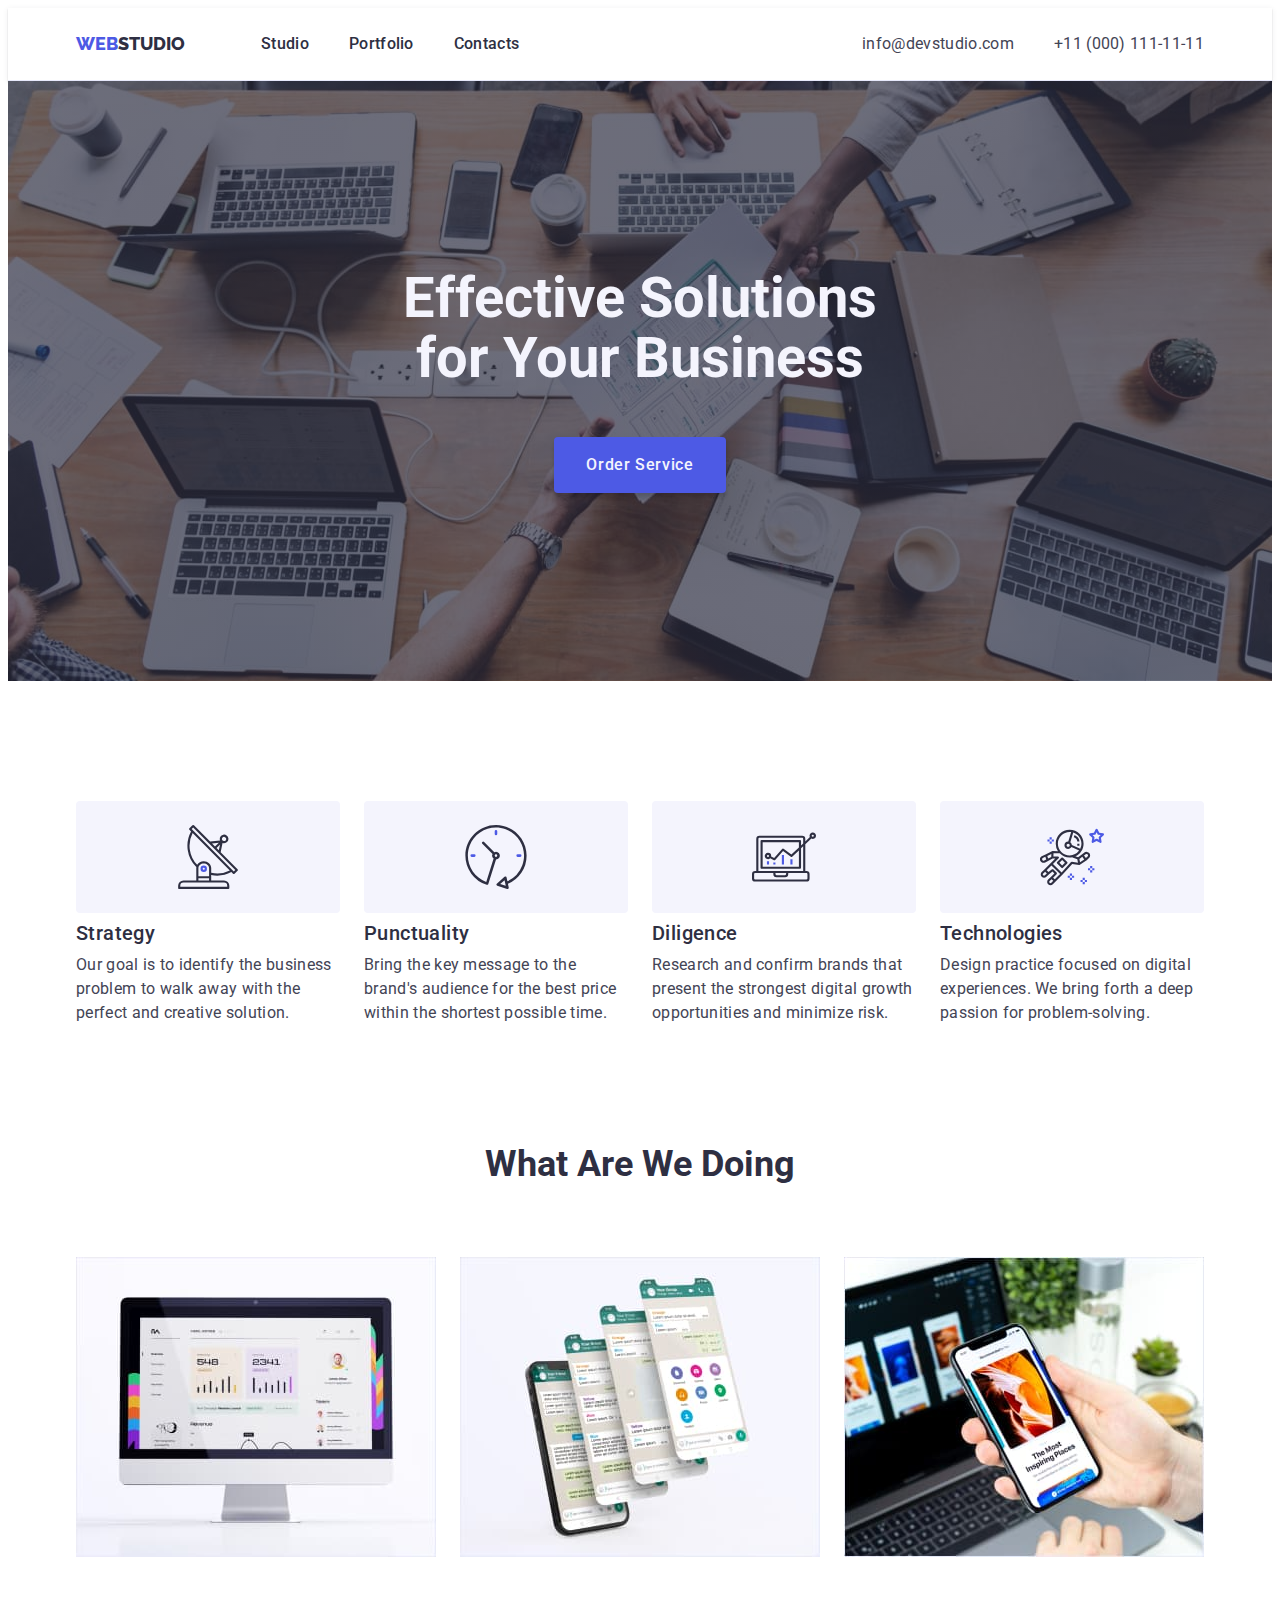
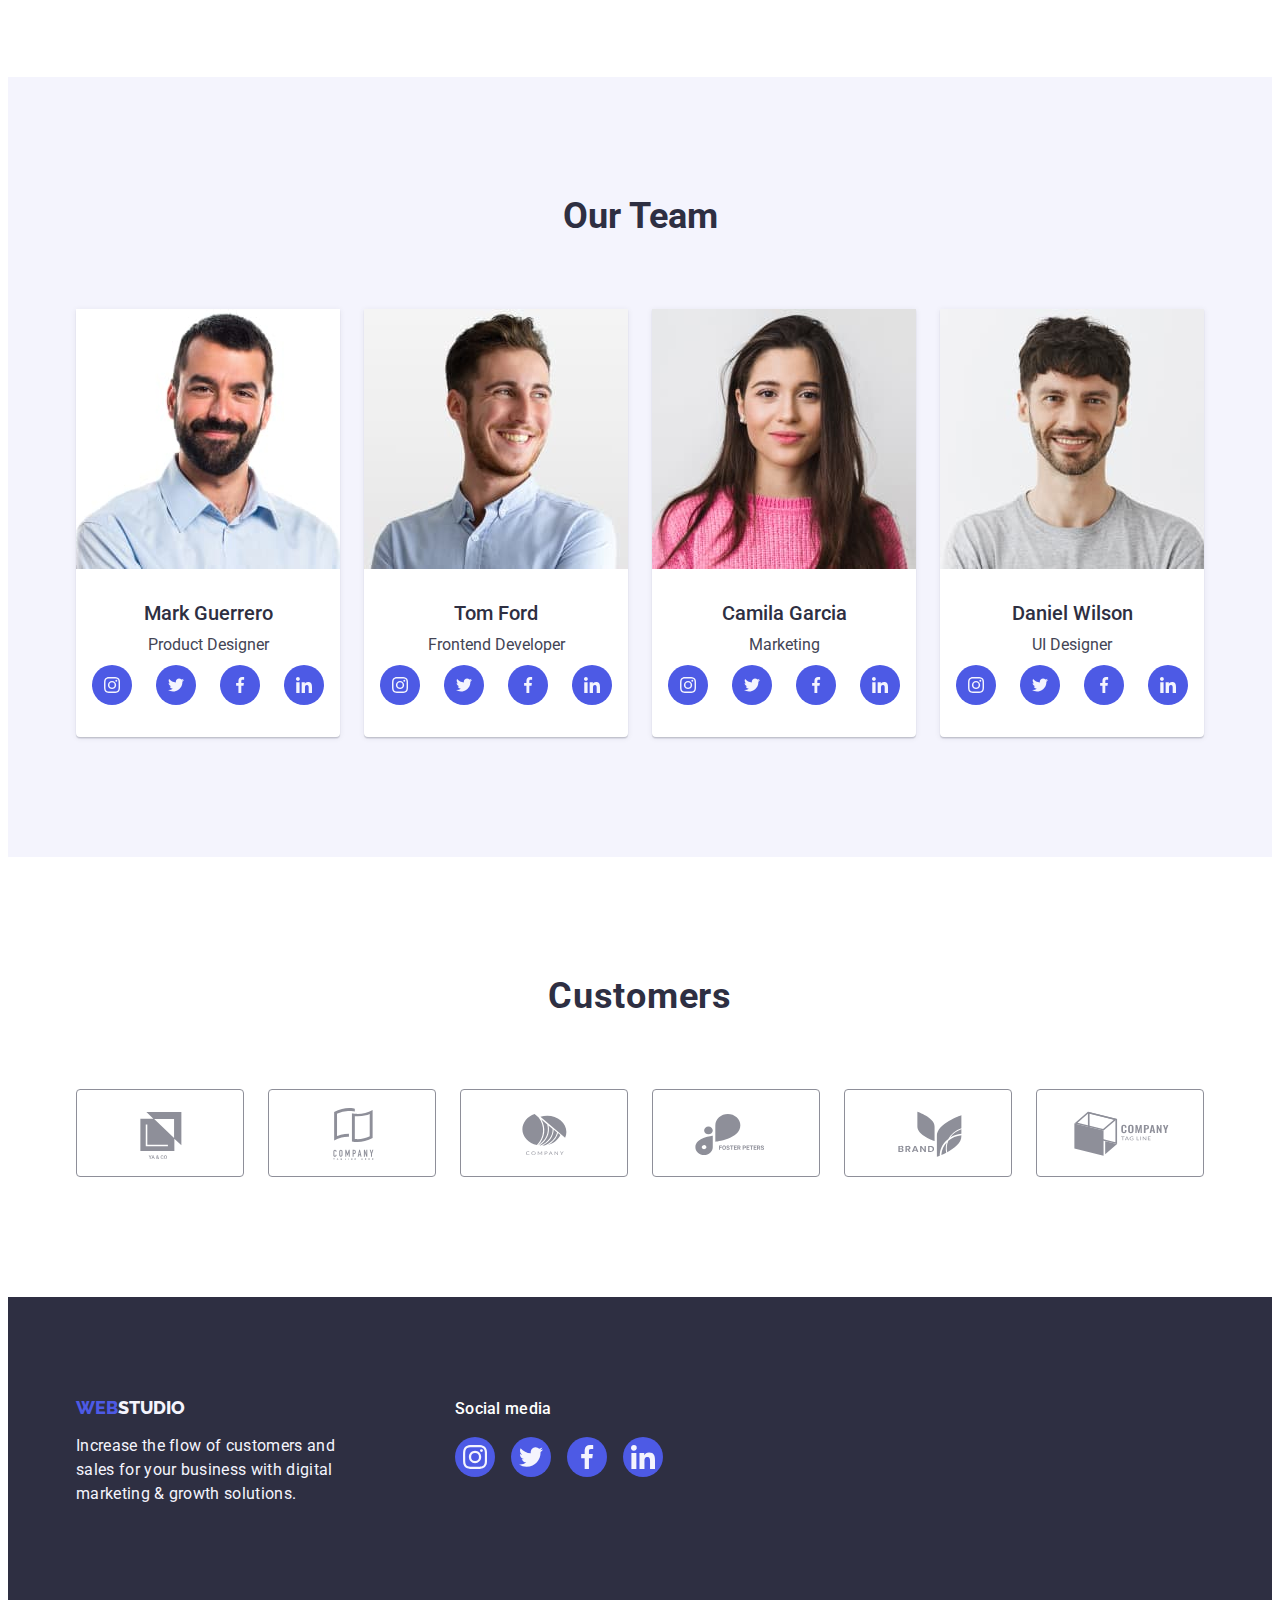
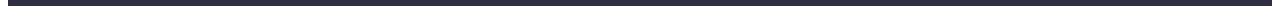
<file: index.html>
<!DOCTYPE html>
<html lang="en">
  <head>
    <meta charset="UTF-8" />
    <meta http-equiv="X-UA-Compatible" content="IE=edge" />
    <meta name="viewport" content="width=device-width, initial-scale=1.0" />
    <link rel="preconnect" href="https://fonts.googleapis.com" />
    <link rel="preconnect" href="https://fonts.gstatic.com" crossorigin />
    <link
      href="https://fonts.googleapis.com/css2?family=Raleway:wght@800&family=Roboto:wght@400;500;700&display=swap"
      rel="stylesheet"
    />
    <link
      rel="stylesheet"
      href="https://cdnjs.cloudflare.com/ajax/libs/modern-normalize/2.0.0/modern-normalize.min.css"
      integrity="sha512-4xo8blKMVCiXpTaLzQSLSw3KFOVPWhm/TRtuPVc4WG6kUgjH6J03IBuG7JZPkcWMxJ5huwaBpOpnwYElP/m6wg=="
      crossorigin="anonymous"
      referrerpolicy="no-referrer"
    />
    <link rel="stylesheet" href="./css/styles.css" />
    <title>goit-markup-hw-04</title>
  </head>

  <body>
    <!--head site-->

    <header class="header">
      <div class="container head">
        <nav class="header-nav">
          <a class="logo link"><span class="accent link">WEB</span>STUDIO</a>
          <ul class="header-list list">
            <li>
              <a href="./index.html" class="nav-link link">Studio</a>
            </li>
            <li>
              <a href="./portfolio.html" class="nav-link link">Portfolio</a>
            </li>
            <li>
              <a href="" class="nav-link link">Contacts</a>
            </li>
          </ul>
        </nav>

        <address class="address-header">
          <ul class="navigation list">
            <li>
              <a href="mailto:info@devstudio.com" class="contact-link link"
                >info@devstudio.com</a
              >
            </li>
            <li>
              <a href="tel:+11(000)111-11-11" class="phone-link link"
                >+11 (000) 111-11-11</a
              >
            </li>
          </ul>
        </address>
      </div>
    </header>

    <!--main contants-->
    <!--section-1-->

    <main>
      <section class="main-section">
        <div class="container main-father">
          <h1 class="hero-title">
            Effective Solutions <br />
            for Your Business
          </h1>
          <button type="button" class="button">Order Service</button>
        </div>
      </section>

      <!--benefits-->
      <!--section-2-->

      <section class="section-benefits">
        <div class="container benefits-container">
          <h2 class="visually-hidden title">Our benefits</h2>
          <ul class="benefits-list list">
            <li class="element">
              <div class="conteiner-svg">
                <svg class="svg-section" width="64" height="64">
                  <use href="./images/icons.svg#icon-antenna"></use>
                </svg>
              </div>

              <h3 class="benefits-title">Strategy</h3>
              <p class="benefits-text">
                Our goal is to identify the business problem to walk away with
                the perfect and creative solution.
              </p>
            </li>
            <li class="element">
              <div class="conteiner-svg">
                <svg class="svg-section" width="64" height="64">
                  <use href="./images/icons.svg#icon-clock"></use>
                </svg>
              </div>

              <h3 class="benefits-title">Punctuality</h3>
              <p class="benefits-text">
                Bring the key message to the brand's audience for the best price
                within the shortest possible time.
              </p>
            </li>
            <li class="element">
              <div class="conteiner-svg">
                <svg class="svg-section" width="64" height="64">
                  <use href="./images/icons.svg#icon-diagram"></use>
                </svg>
              </div>

              <h3 class="benefits-title">Diligence</h3>
              <p class="benefits-text">
                Research and confirm brands that present the strongest digital
                growth opportunities and minimize risk.
              </p>
            </li>
            <li class="element">
              <div class="conteiner-svg">
                <svg class="svg-section" width="64" height="64">
                  <use href="./images/icons.svg#icon-astronaut"></use>
                </svg>
              </div>

              <h3 class="benefits-title">Technologies</h3>
              <p class="benefits-text">
                Design practice focused on digital experiences. We bring forth a
                deep passion for problem-solving.
              </p>
            </li>
          </ul>
        </div>
      </section>

      <!--what are we doing-->
      <!--section-3-->

      <section class="activity-section">
        <div class="container our-works">
          <h2 class="section-title">What Are We Doing</h2>
          <ul class="technologies list">
            <li class="icon-list">
              <img
                src="./images/img1.jpg"
                alt="websites"
                width="360"
                height="300"
              />
            </li>
            <li class="icon-list">
              <img
                src="./images/img2.jpg"
                alt="phone programs"
                width="360"
                height="300"
              />
            </li>
            <li class="icon-list">
              <img
                src="./images/img3.jpg"
                alt="games"
                width="360"
                height="300"
              />
            </li>
          </ul>
        </div>
      </section>

      <!--our teams-->
      <!--section-4-->

      <section class="team">
        <div class="container team-container">
          <h2 class="team-title">Our Team</h2>
          <ul class="team-workers list">
            <li class="team-list">
              <img
                src="./images/photo1.jpg"
                alt="Product Designer"
                width="264"
                height="260"
              />
              <div class="teams">
                <h3 class="team-name">Mark Guerrero</h3>
                <p class="team-position">Product Designer</p>
                <ul class="team-net-list list">
                  <li class="team-net-item">
                    <a
                      href=""
                      class="team-net-link link"
                      target="_blank"
                      rel="noopener no-referrer"
                    >
                      <svg class="svg-fail" width="16" height="16">
                        <use href="./images/icons.svg#icon-instagram"></use>
                      </svg>
                    </a>
                  </li>
                  <li class="team-net-item">
                    <a
                      href=""
                      class="team-net-link link"
                      target="_blank"
                      rel="noopener no-referrer"
                    >
                      <svg class="svg-fail" width="16" height="16">
                        <use href="./images/icons.svg#icon-twitter"></use>
                      </svg>
                    </a>
                  </li>
                  <li class="team-net-item">
                    <a
                      href=""
                      class="team-net-link link"
                      target="_blank"
                      rel="noopener no-referrer"
                    >
                      <svg class="svg-fail" width="16" height="16">
                        <use href="./images/icons.svg#icon-facebook"></use>
                      </svg>
                    </a>
                  </li>
                  <li class="team-net-item">
                    <a
                      href=""
                      class="team-net-link link"
                      target="_blank"
                      rel="noopener no-referrer"
                    >
                      <svg class="svg-fail" width="16" height="16">
                        <use href="./images/icons.svg#icon-linkedin"></use>
                      </svg>
                    </a>
                  </li>
                </ul>
              </div>
            </li>

            <li class="team-list">
              <img
                src="./images/photo2.jpg"
                alt="Frontend Developer"
                width="264"
                height="260"
              />
              <div class="teams">
                <h3 class="team-name">Tom Ford</h3>
                <p class="team-position">Frontend Developer</p>
                <ul class="team-net-list list">
                  <li class="team-net-item">
                    <a
                      href=""
                      class="team-net-link link"
                      target="_blank"
                      rel="noopener no-referrer"
                    >
                      <svg class="svg-fail" width="16" height="16">
                        <use href="./images/icons.svg#icon-instagram"></use>
                      </svg>
                    </a>
                  </li>
                  <li class="team-net-item">
                    <a
                      href=""
                      class="team-net-link link"
                      target="_blank"
                      rel="noopener no-referrer"
                    >
                      <svg class="svg-fail" width="16" height="16">
                        <use href="./images/icons.svg#icon-twitter"></use>
                      </svg>
                    </a>
                  </li>
                  <li class="team-net-item">
                    <a
                      href=""
                      class="team-net-link link"
                      target="_blank"
                      rel="noopener no-referrer"
                    >
                      <svg class="svg-fail" width="16" height="16">
                        <use href="./images/icons.svg#icon-facebook"></use>
                      </svg>
                    </a>
                  </li>
                  <li class="team-net-item">
                    <a
                      href=""
                      class="team-net-link link"
                      target="_blank"
                      rel="noopener no-referrer"
                    >
                      <svg class="svg-fail" width="16" height="16">
                        <use href="./images/icons.svg#icon-linkedin"></use>
                      </svg>
                    </a>
                  </li>
                </ul>
              </div>
            </li>

            <li class="team-list">
              <img
                src="./images/photo3.jpg"
                alt="Marketing"
                width="264"
                height="260"
              />
              <div class="teams">
                <h3 class="team-name">Camila Garcia</h3>
                <p class="team-position">Marketing</p>
                <ul class="team-net-list list">
                  <li class="team-net-item">
                    <a
                      href=""
                      class="team-net-link link"
                      target="_blank"
                      rel="noopener no-referrer"
                    >
                      <svg class="svg-fail" width="16" height="16">
                        <use href="./images/icons.svg#icon-instagram"></use>
                      </svg>
                    </a>
                  </li>
                  <li class="team-net-item">
                    <a
                      href=""
                      class="team-net-link link"
                      target="_blank"
                      rel="noopener no-referrer"
                    >
                      <svg class="svg-fail" width="16" height="16">
                        <use href="./images/icons.svg#icon-twitter"></use>
                      </svg>
                    </a>
                  </li>
                  <li class="team-net-item">
                    <a
                      href=""
                      class="team-net-link link"
                      target="_blank"
                      rel="noopener no-referrer"
                    >
                      <svg class="svg-fail" width="16" height="16">
                        <use href="./images/icons.svg#icon-facebook"></use>
                      </svg>
                    </a>
                  </li>
                  <li class="team-net-item">
                    <a
                      href=""
                      class="team-net-link link"
                      target="_blank"
                      rel="noopener no-referrer"
                    >
                      <svg class="svg-fail" width="16" height="16">
                        <use href="./images/icons.svg#icon-linkedin"></use>
                      </svg>
                    </a>
                  </li>
                </ul>
              </div>
            </li>

            <li class="team-list">
              <img
                src="./images/photo4.jpg"
                alt="UI Designer"
                width="264"
                height="260"
              />
              <div class="teams">
                <h3 class="team-name">Daniel Wilson</h3>
                <p class="team-position">UI Designer</p>
                <ul class="team-net-list list">
                  <li class="team-net-item">
                    <a
                      href=""
                      class="team-net-link link"
                      target="_blank"
                      rel="noopener no-referrer"
                    >
                      <svg class="svg-fail" width="16" height="16">
                        <use href="./images/icons.svg#icon-instagram"></use>
                      </svg>
                    </a>
                  </li>
                  <li class="team-net-item">
                    <a
                      href=""
                      class="team-net-link link"
                      target="_blank"
                      rel="noopener no-referrer"
                    >
                      <svg class="svg-fail" width="16" height="16">
                        <use href="./images/icons.svg#icon-twitter"></use>
                      </svg>
                    </a>
                  </li>
                  <li class="team-net-item">
                    <a
                      href=""
                      class="team-net-link link"
                      target="_blank"
                      rel="noopener no-referrer"
                    >
                      <svg class="svg-fail" width="16" height="16">
                        <use href="./images/icons.svg#icon-facebook"></use>
                      </svg>
                    </a>
                  </li>
                  <li class="team-net-item">
                    <a
                      href=""
                      class="team-net-link link"
                      target="_blank"
                      rel="noopener no-referrer"
                    >
                      <svg class="svg-fail" width="16" height="16">
                        <use href="./images/icons.svg#icon-linkedin"></use>
                      </svg>
                    </a>
                  </li>
                </ul>
              </div>
            </li>
          </ul>
        </div>
      </section>

      <!-- customers -->
      <!-- section-5 -->

      <section class="customers-section">
        <div class="container">
          <h2 class="customers-title">Customers</h2>
          <ul class="customers-list">
            <li class="customers-item">
              <a href="" class="custumers-link customer link">
                <svg class="svg-customers" width="104" height="56">
                  <use href="./images/icons.svg#icon-Logo" class="svg-use-customers"></use>
                </svg>
              </a>
            </li>
            <li class="customers-item">
              <a href="" class="custumers-link customer link">
                <svg class="svg-customers" width="104" height="56">
                  <use href="./images/icons.svg#icon-Logo-1" class="svg-use-customers"></use>
                </svg>
              </a>
            </li>
            <li class="customers-item">
              <a href="" class="custumers-link customer link">
                <svg class="svg-customers" width="104" height="56">
                  <use href="./images/icons.svg#icon-Logo-2" class="svg-use-customers"></use>
                </svg>
              </a>
            </li>
            <li class="customers-item">
              <a href="" class="custumers-link customer link"
                ><svg class="svg-customers" width="104" height="56">
                  <use href="./images/icons.svg#icon-Logo-3" class="svg-use-customers"></use>
                </svg>
              </a>
            </li>
            <li class="customers-item">
              <a href="" class="custumers-link customer link">
                <svg class="svg-customers" width="104" height="56">
                  <use href="./images/icons.svg#icon-Logo-4" class="svg-use-customers"></use>
                </svg>
              </a>
            </li>
            <li class="customers-item">
              <a href="" class="custumers-link customer link">
                <svg class="svg-customers" width="104" height="56">
                  <use href="./images/icons.svg#icon-Logo-6" class="svg-use-customers"></use>
                </svg>
              </a>
            </li>
          </ul>
        </div>
      </section>
    </main>

    <!--footer-->
    <footer class="footer-into">
      <div class="container footer-container">
        <div class="footer-web">
          <a href="" class="footer-title link"
            ><span class="logo-footer">WEB</span>STUDIO</a
          >
          <p class="footer-text link">
            Increase the flow of customers and <br />
            sales for your business with digital <br />
            marketing & growth solutions.
          </p>
        </div>

        <div>
          <p class="text-footer">Social media</p>

          <ul class="footer-net-list">
            <li class="footer-net-item">
              <a
                href=""
                class="footer-net-link link"
                target="_blank"
                rel="noopener no-referrer"
              >
                <svg class="svg-fail-footer" width="24" height="24">
                  <use href="./images/icons.svg#icon-instagram"></use>
                </svg>
              </a>
            </li>

            <li class="footer-net-item">
              <a
                href=""
                class="footer-net-link link"
                target="_blank"
                rel="noopener no-referrer"
              >
                <svg class="svg-fail-footer" width="24" height="24">
                  <use href="./images/icons.svg#icon-twitter"></use>
                </svg>
              </a>
            </li>

            <li class="footer-net-item">
              <a
                href=""
                class="footer-net-link link"
                target="_blank"
                rel="noopener no-referrer"
              >
                <svg class="svg-fail-footer" width="24" height="24">
                  <use href="./images/icons.svg#icon-facebook"></use>
                </svg>
              </a>
            </li>

            <li class="footer-net-item">
              <a
                href=""
                class="footer-net-link link"
                target="_blank"
                rel="noopener no-referrer"
              >
                <svg class="svg-fail-footer" width="24" height="24">
                  <use href="./images/icons.svg#icon-linkedin"></use>
                </svg>
              </a>
            </li>
          </ul>
        </div>
      </div>
    </footer>
  </body>
</html>
</file>
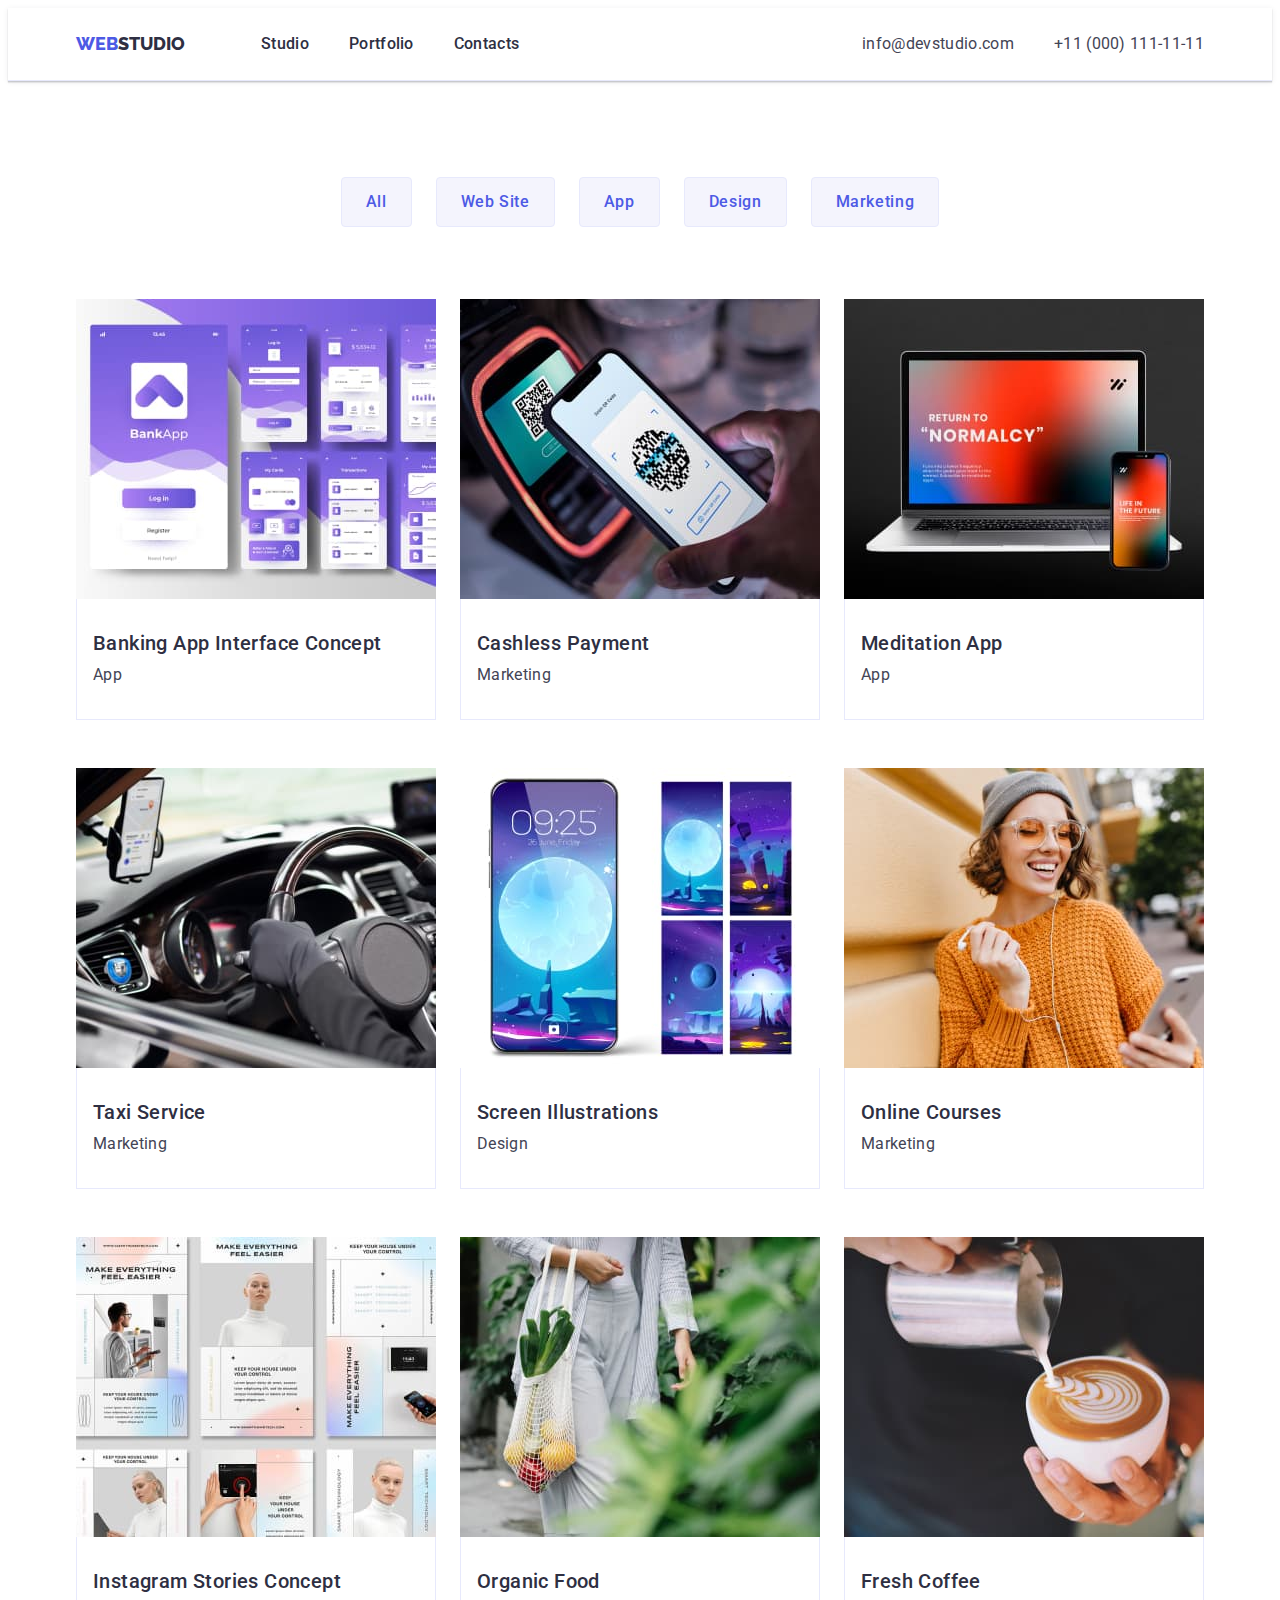
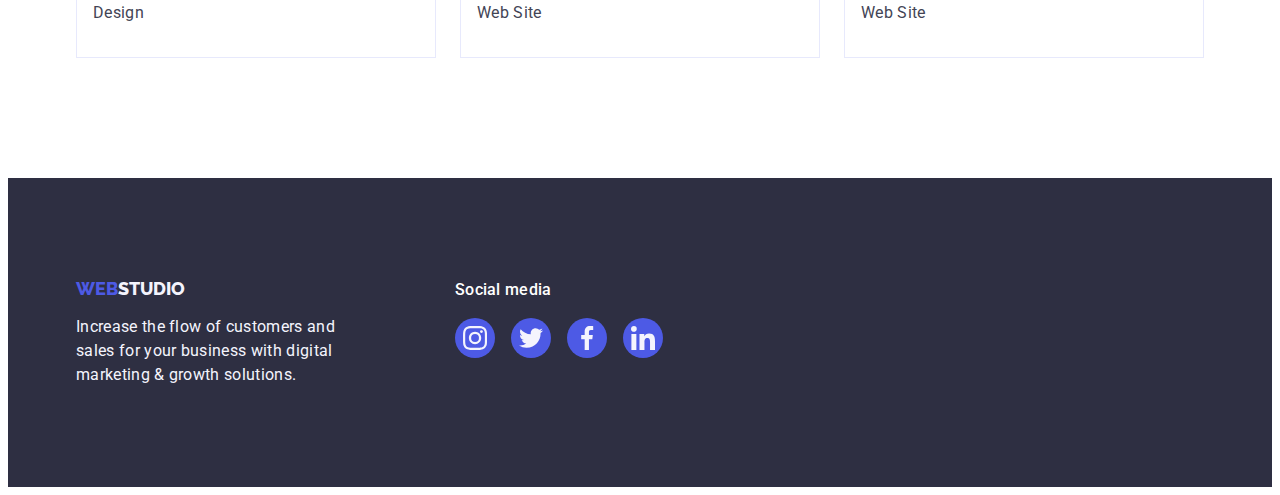
<file: portfolio.html>
<!DOCTYPE html>
<html lang="en">
  <head>
    <meta charset="UTF-8" />
    <meta http-equiv="X-UA-Compatible" content="IE=edge" />
    <meta name="viewport" content="width=device-width, initial-scale=1.0" />
    <link rel="preconnect" href="https://fonts.googleapis.com" />
    <link rel="preconnect" href="https://fonts.gstatic.com" crossorigin />
    <link
      href="https://fonts.googleapis.com/css2?family=Raleway:wght@800&family=Roboto:wght@400;500;700&display=swap"
      rel="stylesheet"
    />
    <link
      rel="stylesheet"
      href="https://cdnjs.cloudflare.com/ajax/libs/modern-normalize/2.0.0/modern-normalize.min.css"
      integrity="sha512-4xo8blKMVCiXpTaLzQSLSw3KFOVPWhm/TRtuPVc4WG6kUgjH6J03IBuG7JZPkcWMxJ5huwaBpOpnwYElP/m6wg=="
      crossorigin="anonymous"
      referrerpolicy="no-referrer"
    />
    <link rel="stylesheet" href="./css/styles.css" />
    <title>goit-markup-hw-04</title>
  </head>
  <body>
    <!--head site-->

    <header class="header">
      <div class="container head">
        <nav class="header-nav">
          <a class="logo link"><span class="accent link">WEB</span>STUDIO</a>
          <ul class="header-list list">
            <li>
              <a href="./index.html" class="nav-link link">Studio</a>
            </li>
            <li>
              <a href="./portfolio.html" class="nav-link link">Portfolio</a>
            </li>
            <li>
              <a href="" class="nav-link link">Contacts</a>
            </li>
          </ul>
        </nav>

        <address class="address-header">
          <ul class="navigation list">
            <li>
              <a href="mailto:info@devstudio.com" class="contact-link link"
                >info@devstudio.com</a
              >
            </li>
            <li>
              <a href="tel:+11(000)111-11-11" class="phone-link link"
                >+11 (000) 111-11-11</a
              >
            </li>
          </ul>
        </address>
      </div>
    </header>

    <!--main contants-->

    <main>
      <section class="sections-projects">
        <div class="container projects-container">
          <h1 class="visually-hidden">Our projects</h1>
          <ul class="button-list">
            <li>
              <button type="button" class="button-portfolio active">All</button>
            </li>
            <li>
              <button type="button" class="button-portfolio active">
                Web Site
              </button>
            </li>
            <li>
              <button type="button" class="button-portfolio active">App</button>
            </li>
            <li>
              <button type="button" class="button-portfolio active">
                Design
              </button>
            </li>
            <li>
              <button type="button" class="button-portfolio active">
                Marketing
              </button>
            </li>
          </ul>

          <ul class="img-list">
            <li class="icon-list">
              <a href="" class="technologies-link link">
                <img
                  src="./images/icon1.jpg"
                  alt="Banking App Interface Concept"
                  width="360"
                  height="300"
                />
                <div class="portfolio-link">
                  <h2 class="benefits-title">Banking App Interface Concept</h2>
                  <p class="benefits-text">App</p>
                </div>
              </a>
            </li>

            <li class="icon-list">
              <a href="" class="technologies-link link"
                ><img
                  src="./images/icon2.jpg"
                  alt="Cashless Payment"
                  width="360"
                  height="300"
                />
                <div class="portfolio-link">
                  <h2 class="benefits-title">Cashless Payment</h2>
                  <p class="benefits-text">Marketing</p>
                </div>
              </a>
            </li>

            <li class="icon-list">
              <a href="" class="technologies-link link"
                ><img
                  src="./images/icon3.jpg"
                  alt="Meditation App"
                  width="360"
                  height="300"
                />
                <div class="portfolio-link">
                  <h2 class="benefits-title">Meditation App</h2>
                  <p class="benefits-text">App</p>
                </div>
              </a>
            </li>

            <li class="icon-list">
              <a href="" class="technologies-link link"
                ><img
                  src="./images/icon4.jpg"
                  alt="Taxi Service"
                  width="360"
                  height="300"
                />
                <div class="portfolio-link">
                  <h2 class="benefits-title">Taxi Service</h2>
                  <p class="benefits-text">Marketing</p>
                </div>
              </a>
            </li>

            <li class="icon-list">
              <a href="" class="technologies-link link"
                ><img
                  src="./images/icon5.jpg"
                  alt="Screen Illustrations"
                  width="360"
                  height="300"
                />
                <div class="portfolio-link">
                  <h2 class="benefits-title">Screen Illustrations</h2>
                  <p class="benefits-text">Design</p>
                </div>
              </a>
            </li>

            <li class="icon-list">
              <a href="" class="technologies-link link"
                ><img
                  src="./images/icon6.jpg"
                  alt="Online Courses"
                  width="360"
                  height="300"
                />
                <div class="portfolio-link">
                  <h2 class="benefits-title">Online Courses</h2>
                  <p class="benefits-text">Marketing</p>
                </div>
              </a>
            </li>

            <li class="icon-list">
              <a href="" class="technologies-link link"
                ><img
                  src="./images/icon7.jpg"
                  alt="Instagram Stories Concept"
                  width="360"
                  height="300"
                />
                <div class="portfolio-link">
                  <h2 class="benefits-title">Instagram Stories Concept</h2>
                  <p class="benefits-text">Design</p>
                </div>
              </a>
            </li>

            <li class="icon-list">
              <a href="" class="technologies-link link"
                ><img
                  src="./images/icon8.jpg"
                  alt="Organic Food"
                  width="360"
                  height="300"
                />
                <div class="portfolio-link">
                  <h2 class="benefits-title">Organic Food</h2>
                  <p class="benefits-text">Web Site</p>
                </div>
              </a>
            </li>

            <li class="icon-list">
              <a href="" class="technologies-link link"
                ><img
                  src="./images/icon9.jpg"
                  alt="Fresh Coffee"
                  width="360"
                  height="300"
                />
                <div class="portfolio-link">
                  <h2 class="benefits-title">Fresh Coffee</h2>
                  <p class="benefits-text">Web Site</p>
                </div>
              </a>
            </li>
          </ul>
        </div>
      </section>
    </main>

    <!--footer-->

    <footer class="footer-into">
      <div class="container footer-container">
        <div class="footer-web">
          <a href="" class="footer-title link"
            ><span class="logo-footer">WEB</span>STUDIO</a
          >
          <p class="footer-text link">
            Increase the flow of customers and <br />
            sales for your business with digital <br />
            marketing & growth solutions.
          </p>
        </div>

        <div>
          <p class="text-footer">Social media</p>

          <ul class="footer-net-list">
            <li class="footer-net-item">
              <a
                href=""
                class="footer-net-link link"
                target="_blank"
                rel="noopener no-referrer"
              >
                <svg class="svg-fail-footer" width="24" height="24">
                  <use href="./images/icons.svg#icon-instagram"></use>
                </svg>
              </a>
            </li>

            <li class="footer-net-item">
              <a
                href=""
                class="footer-net-link link"
                target="_blank"
                rel="noopener no-referrer"
              >
                <svg class="svg-fail-footer" width="24" height="24">
                  <use href="./images/icons.svg#icon-twitter"></use>
                </svg>
              </a>
            </li>

            <li class="footer-net-item">
              <a
                href=""
                class="footer-net-link link"
                target="_blank"
                rel="noopener no-referrer"
              >
                <svg class="svg-fail-footer" width="24" height="24">
                  <use href="./images/icons.svg#icon-facebook"></use>
                </svg>
              </a>
            </li>

            <li class="footer-net-item">
              <a
                href=""
                class="footer-net-link link"
                target="_blank"
                rel="noopener no-referrer"
              >
                <svg class="svg-fail-footer" width="24" height="24">
                  <use href="./images/icons.svg#icon-linkedin"></use>
                </svg>
              </a>
            </li>
          </ul>
        </div>
      </div>
    </footer>
  </body>
</html>
</file>
<file: css/styles.css>
/* GENERAL SETTINGS */

:root {
  --accent-color: #f4f4fd;
  --primary-text-color: #2e2f42;
  --secondary-text-color: #434455;
  --thirdly-text-color: #4d5ae5;
}

*,
*::before,
*::after {
  box-sizing: border-box;
}

p,
h1,
h2,
h3,
h4,
h5,
h6 {
  margin: 0;
}

ul,
ol {
  margin: 0;
  padding: 0;
}

ul {
  list-style: none;
}

button {
  cursor: pointer;
}

img {
  display: block;
}

.visually-hidden {
  position: absolute;
  width: 1px;
  height: 1px;
  margin: -1px;
  border: 0;
  padding: 0;
  white-space: nowrap;
  clip-path: inset(100%);
  clip: rect(0 0 0 0);
  overflow: hidden;
}

.container {
  width: 1158px;
  padding-left: 15px;
  padding-right: 15px;
  margin: 0 auto;
}

/* BODY */

body {
  color: var(--primary-text-color);
  font-family: "Roboto", sans-serif;
}

.link {
  text-decoration: none;
}

.list {
  list-style: none;
}

/* HEADER */

.header {
  border-bottom: 1px solid #e7e9fc;
  box-shadow: 0px 2px 1px rgba(46, 47, 66, 0.08),
    0px 1px 1px rgba(46, 47, 66, 0.16), 0px 1px 6px rgba(46, 47, 66, 0.08);
}

.head {
  display: flex;
  align-items: center;
}

.header-nav {
  align-items: center;
  display: flex;
}

.logo {
  font-family: "Raleway";
  font-style: normal;
  font-weight: 800;
  font-size: 18px;
  line-height: 1.16;
  color: var(--primary-text-color);
  margin-right: 76px;
  padding: 24px 0;
}

.accent {
  color: var(--thirdly-text-color);
}

.header-list {
  display: flex;
  align-items: center;
  gap: 40px;
}

.nav-link {
  font-weight: 500;
  font-size: 16px;
  line-height: 1.5;
  letter-spacing: 0.02em;
  color: var(--primary-text-color);
  display: block;
  padding: 24px 0;
}

.nav-link:hover {
  color: var(--thirdly-text-color);
}

.nav-link:focus {
  color: var(--thirdly-text-color);
}

.navigation {
  display: flex;
  align-items: center;
  gap: 40px;
  margin-left: auto;
}

.address-header {
  font-style: normal;
  margin-left: auto;
}

.contact-link {
  font-size: 16px;
  line-height: 1.5;
  letter-spacing: 0.02em;
  display: block;
  color: var(--secondary-text-color);
  display: block;
  padding: 24px 0;
}

.contact-link:hover {
  color: var(--thirdly-text-color);
}

.contact-link:focus {
  color: var(--thirdly-text-color);
}

.phone-link {
  font-size: 16px;
  line-height: 1.5;
  letter-spacing: 0.02em;
  display: block;
  color: var(--secondary-text-color);
  padding: 24px 0;
}

.phone-link:hover {
  color: var(--thirdly-text-color);
}

.phone-link:focus {
  color: var(--thirdly-text-color);
}

/* MAIN-HERO */

/* section - 1 */

.main-section {
  margin: 0 auto;
  background-color: var(--primary-text-color);

  padding-top: 188px;
  padding-bottom: 188px;
  max-width: 1440px;
  background-image: linear-gradient(
      rgba(46, 47, 66, 0.7),
      rgba(46, 47, 66, 0.7)
    ),
    url(../images/people-office.jpg);

  background-repeat: no-repeat;
  background-position: center;
  background-size: cover;
}

.hero-title {
  font-weight: 700;
  font-size: 56px;
  line-height: 1.07;
  text-align: center;
  color: var(--accent-color);
  margin-bottom: 48px;
  max-width: 496px;
  margin-left: auto;
  margin-right: auto;
  gap: 10px;
}

.button {
  font-family: inherit;
  font-weight: 500;
  font-size: 16px;
  line-height: 1.5;
  letter-spacing: 0.04em;

  color: var(--accent-color);
  background-color: var(--thirdly-text-color);

  box-shadow: 0px 4px 4px rgba(0, 0, 0, 0.15);
  border-radius: 4px;
  padding-top: 16px;
  padding-right: 32px;
  padding-bottom: 16px;
  padding-left: 32px;
  display: block;
  border: none;
  margin: 0 auto;
  min-width: 169px;
}

/* section - 2 */

.section-benefits {
  padding-top: 120px;
  padding-bottom: 120px;
}

.benefits-list {
  display: flex;
  align-items: center;
  gap: 24px;
}

.element {
  width: calc((100% - 72px) / 4);
}

.conteiner-svg {
  display: flex;
  align-items: center;
  justify-content: center;
  height: 112px;
  background-color: #f4f4fd;
  border-radius: 4px;
  margin-bottom: 8px;
}

.benefits-title {
  font-weight: 500;
  font-size: 20px;
  line-height: 1.2;
  letter-spacing: 0.02em;
  color: var(--primary-text-color);
  margin-bottom: 8px;
}

.benefits-text {
  font-size: 16px;
  line-height: 1.5;
  letter-spacing: 0.02em;

  color: var(--secondary-text-color);
}

/* section - 3 */

.activity-section {
  align-items: center;
  padding-bottom: 120px;
}

.section-title {
  font-weight: 700;
  font-size: 36px;
  line-height: 1.11;

  color: var(--primary-text-color);

  margin-bottom: 72px;

  text-align: center;
}

.technologies {
  display: flex;
  gap: 24px;
}

.icon-list {
  margin-left: 24px;
}

/* section - 4 */

.team {
  font-style: normal;
  font-size: 16px;
  line-height: 1, 5;
  color: var(--secondary-text-color);
  background-color: var(--accent-color);
  padding-top: 120px;
  padding-bottom: 120px;
}

.team-title {
  font-weight: 700;
  font-size: 36px;
  line-height: 1.11;

  color: var(--primary-text-color);

  text-align: center;
  margin-bottom: 72px;
}

.team-workers {
  display: flex;
  justify-content: center;
  gap: 24px;
  text-align: center;
}

.teams {
  padding: 32px 16px;
}

.team-list {
  border-radius: 0px 0px 4px 4px;
  flex-basis: calc((100% - 72px) / 4);
  background-color: #ffffff;
  box-shadow: 0px 1px 6px rgba(46, 47, 66, 0.08),
    0px 1px 1px rgba(46, 47, 66, 0.16), 0px 2px 1px rgba(46, 47, 66, 0.08);
}

.team-name {
  font-weight: 500;
  font-size: 20px;
  line-height: 1.2;
  color: var(--primary-text-color);
  margin-bottom: 8px;
  text-align: center;
}

.team-position {
  font-size: 16px;
  line-height: 1.5;
  color: var(--secondary-text-color);
  margin-bottom: 8px;
}

.team-net-list {
  display: flex;
  justify-content: center;
  gap: 24px;
}

.team-net-item {
  width: 40px;
  height: 40px;
}

.team-net-link {
  width: 100%;
  height: 100%;
  background-color: #4d5ae5;
  border-radius: 50%;
  display: flex;
  align-items: center;
  justify-content: center;
}

.team-net-link:hover,
.team-net-link:focus {
  background-color: #404bbf;
}

.svg-fail {
  fill: #f4f4fd;
}

.circle {
  border-radius: 50%;
}

.container-team {
  padding-top: 32px;
  padding-right: 16px;
  padding-bottom: 32px;
  padding-right: 16px;
}

/* section - 5 */

.customers-section {
  padding-top: 120px;
  padding-bottom: 120px;
}

.customers-title {
  display: flex;
  justify-content: center;
  align-items: center;
  margin-bottom: 72px;
  font-weight: 700;
  font-size: 36px;
  line-height: 1.11;
  letter-spacing: 0.02em;

  color: var(--primary-text-color);
}

.customers-list {
  display: flex;
  justify-content: center;
  gap: 24px;
}

.svg-customers {
  fill: currentColor;
}

.svg-customers:hover,
.svg-customers:focus {
  fill: #404bbf;
}

.customers-item {
  width: calc((100% - 120px) / 6);
  height: 88px;
}

.custumers-link {
  width: 100%;
  height: 100%;
  border-radius: 4px;
  border: 1px solid #8e8f99;
  display: flex;
  align-items: center;
  justify-content: center;
  color: #404bbf;
}

.custumers-link:hover,
.custumers-link:focus {
  border-color: #404bbf;
  color: #404bbf;
}

.customer {
  color: #8e8f99;
}

/* MAIN PORTFOLIO */

/* section - 1 portfolio */

.sections-projects {
  padding: 96px 0 120px 0;
}

.button-list {
  display: flex;
  justify-content: center;
  gap: 24px;
  margin-bottom: 72px;
}

.button-portfolio {
  font-family: "Roboto";
  font-weight: 500;
  font-size: 16px;
  line-height: 1.5;
  letter-spacing: 0.04em;
  padding-top: 12px;
  padding-right: 24px;
  padding-bottom: 12px;
  padding-left: 24px;
  border-radius: 4px;
  border: 1px solid #e7e9fc;
  background-color: #f4f4fd;
  color: var(--thirdly-text-color);
}

.button-portfolio:hover {
  background-color: var(--thirdly-text-color);
  color: var(--accent-color);
  border: 1px solid transparent;
  border-radius: 4px;
  box-shadow: 0px 3px 1px rgba(0, 0, 0, 0.1), 0px 2px 1px rgba(0, 0, 0, 0.08),
    0px 2px 2px rgba(0, 0, 0, 0.12);
}

.button-portfolio:focus {
  background-color: var(--thirdly-text-color);
  color: var(--accent-color);
  border: 1px solid transparent;
  box-shadow: 0px 3px 1px rgba(0, 0, 0, 0.1), 0px 2px 1px rgba(0, 0, 0, 0.08),
    0px 2px 2px rgba(0, 0, 0, 0.12);
}

/* section - 2 portfolio */

.img-list {
  display: flex;
  flex-wrap: wrap;
  column-gap: 24px;
  row-gap: 48px;
}

.icon-list {
  width: calc((100% - 48px) / 3);
  margin: 0px;
  display: block;
}

.technologies-link {
  display: block;
}

.technologies-link:hover,
.technologies-link:focus {
  box-shadow: 0px 1px 6px rgba(46, 47, 66, 0.08),
    0px 1px 1px rgba(46, 47, 66, 0.16), 0px 2px 1px rgba(46, 47, 66, 0.08);
}

.portfolio-link {
  padding: 32px 16px;
  border: 1px solid #e7e9fc;
  border-top: none;
}

/* FOOTER */

.footer-into {
  padding-top: 100px;
  padding-bottom: 100px;
  background-color: var(--primary-text-color);
}

.footer-container {
  display: flex;
  align-items: baseline;
}

.footer-web {
  margin-right: 120px;
}

.footer-title {
  font-family: "Raleway";
  font-style: normal;
  font-weight: 800;
  font-size: 18px;
  line-height: 1.17;

  color: var(--accent-color);

  display: inline-block;
  margin-bottom: 16px;
}

.logo-footer {
  color: var(--thirdly-text-color);
}

.footer-text {
  font-size: 16px;
  line-height: 1.5;
  letter-spacing: 0.02em;

  color: var(--accent-color);
}

.text-footer {
  font-weight: 500;
  font-size: 16px;
  line-height: 1.5;
  letter-spacing: 0.02em;
  color: #ffffff;
  margin-bottom: 16px;
}

.footer-net-list {
  display: flex;
  gap: 16px;
}

.footer-net-item {
  width: 40px;
  height: 40px;
}

.svg-fail-footer {
  fill: #f4f4fd;
}

.footer-net-link {
  width: 100%;
  height: 100%;
  background-color: #4d5ae5;
  border-radius: 50%;
  display: flex;
  align-items: center;
  justify-content: center;
}

.footer-net-link:hover,
.footer-net-link:focus {
  background-color: #31d0aa;
}
</file>
